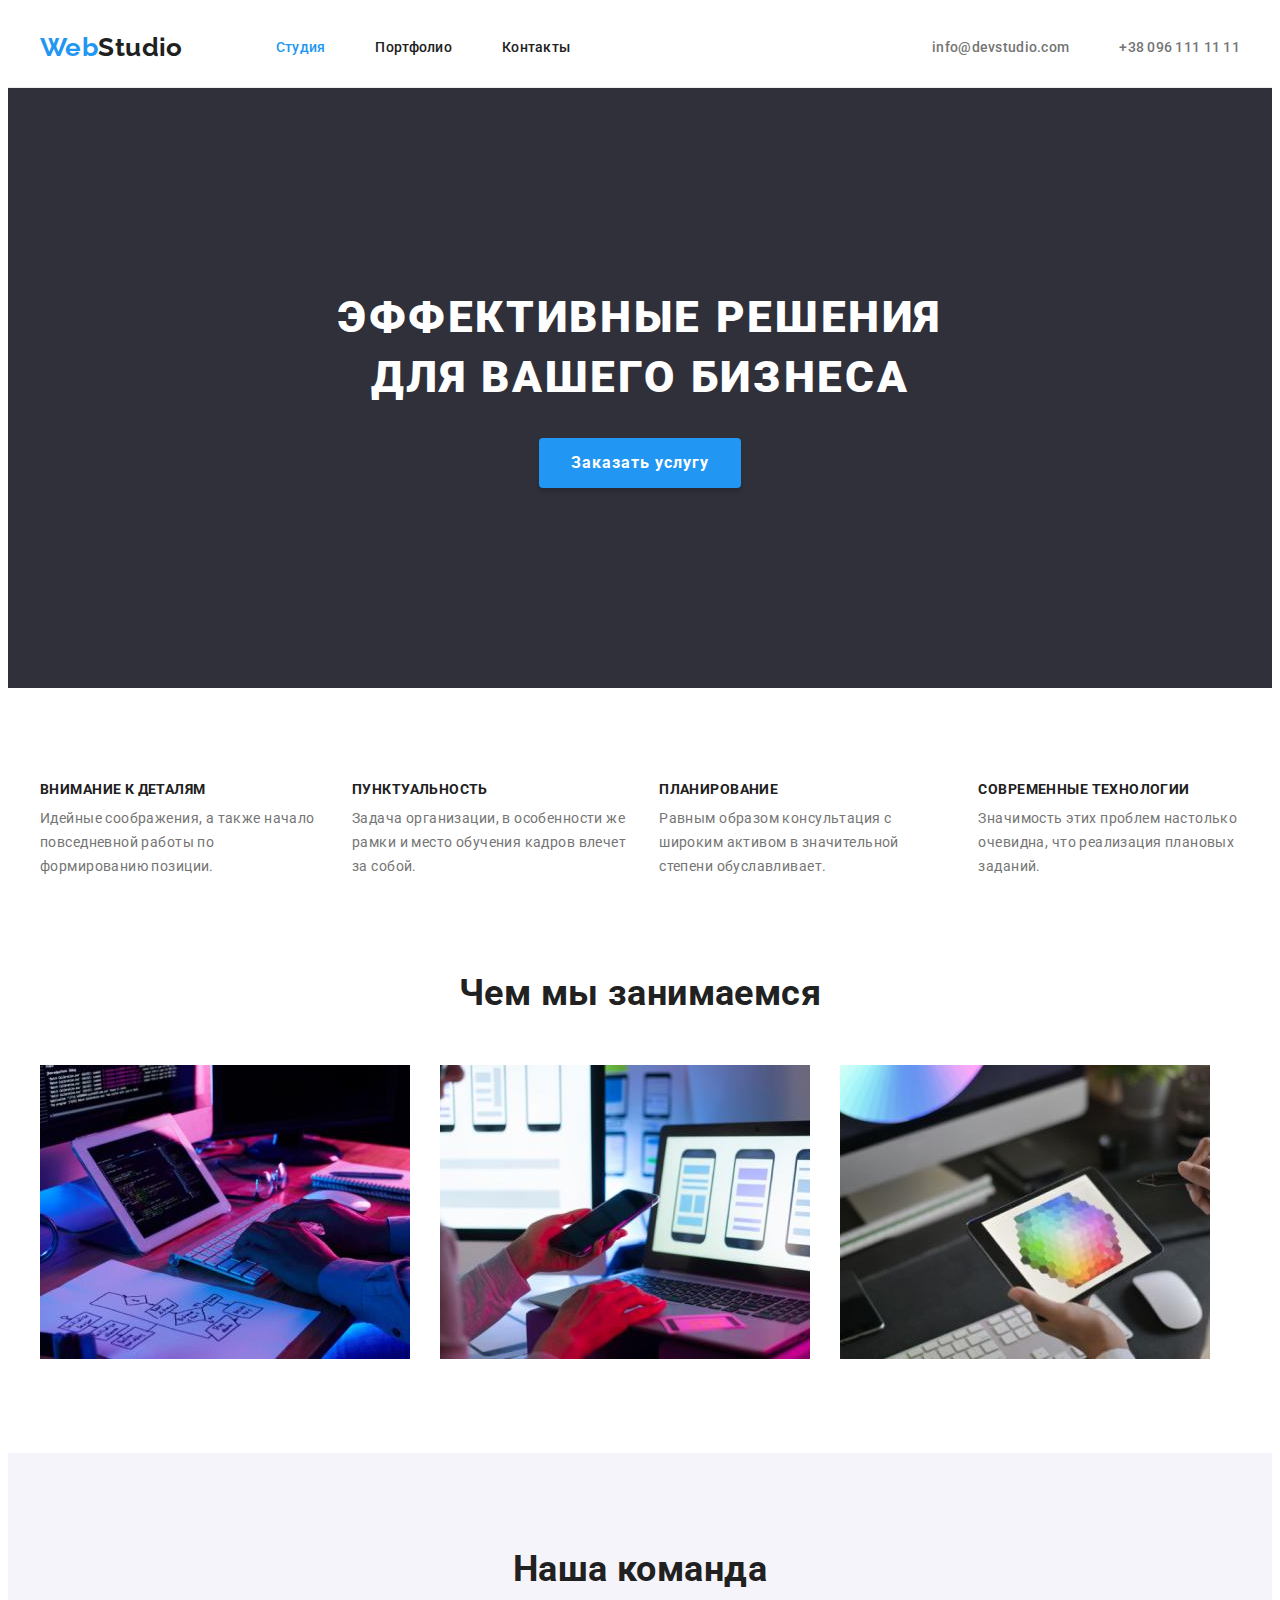
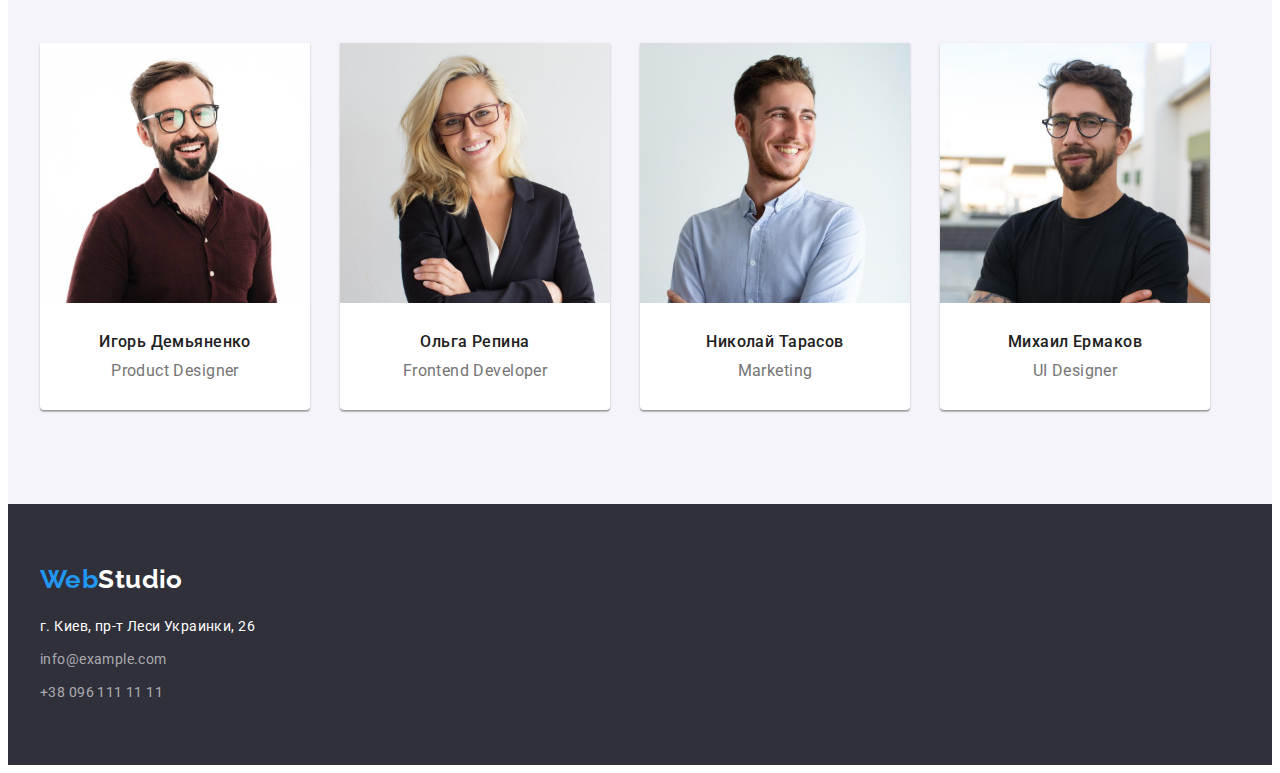
<file: index.html>
<!DOCTYPE html>
<html lang="ru">
<head>
    <meta charset="UTF-8">
    <meta http-equiv="X-UA-Compatible" content="IE=edge">
    <meta name="viewport" content="width=device-width, initial-scale=1.0">
    <title>Студия</title>
    <link rel="stylesheet" href="https://cdnjs.cloudflare.com/ajax/libs/modern-normalize/1.1.0/modern-normalize.min.css"
        integrity="sha512-wpPYUAdjBVSE4KJnH1VR1HeZfpl1ub8YT/NKx4PuQ5NmX2tKuGu6U/JRp5y+Y8XG2tV+wKQpNHVUX03MfMFn9Q=="
        crossorigin="anonymous" referrerpolicy="no-referrer" />
    <link rel="stylesheet" href="./css/styles.css" />
    <link rel="preconnect" href="https://fonts.googleapis.com" />
    <link rel="preconnect" href="https://fonts.gstatic.com" crossorigin />
    <link href="https://fonts.googleapis.com/css2?family=Raleway:wght@700&family=Roboto:wght@400;500;700;900&display=swap"
        rel="stylesheet" />
</head>
<body>
    <!--Шапка-->
   <header class="page-header">
    <div class="container">   
     <nav class="main-nav ">
        <a class="logo" href="./index.html"><span class="logo-accent">Web</span>Studio</a>
        <ul class="site-nav list">
            <li class="site-item"> <a href="./index.html" class="current site-nav-item">Студия</a></li>
            <li class="site-item"> <a href="./portfolio.html"  class="site-nav-item">Портфолио</a></li>
            <li class="site-item"> <a href=""  class="site-nav-item">Контакты</a></li>
        </ul>
      </nav>
        <ul class="contacts-nav list">
          <li class="contact-item"><a href="mailto:info@devstudio.com" class="contacts-nav-item">info@devstudio.com</a></li>
          <li class="contact-item"><a href="tel:+380961111111" class="contacts-nav-item"> +38 096 111 11 11</a></li>
        </ul>
    </div> 
   </header>
    <!--Главная часть-->
    <main>
        <section class="hero">
            <div class="container">
            <h1 class="hero-title">Эффективные решения для вашего бизнеса </h1>
            <button type="button" class="hero-btn">Заказать услугу</button>
            </div>
        </section>
    <section class="features">
       <div class="container">
        <h2 class="features-title visually-hidden">Преимущества</h2>
        <ul class="features-list list">
            <li class="features-list-item"> 
                <h3 class="features-list-title">Внимание к деталям</h3>
                <p class="features-list-subtitle">Идейные соображения, а также начало повседневной работы по формированию позиции.</p>
            </li>
            <li class="features-list-item"> 
                <h3 class="features-list-title">Пунктуальность</h3>
                <p class="features-list-subtitle">Задача организации, в особенности же рамки и место обучения кадров влечет за собой.</p>
            </li>
            <li class="features-list-item"> 
                <h3 class="features-list-title">Планирование</h3>
                <p class="features-list-subtitle">Равным образом консультация с широким активом в значительной степени обуславливает.</p>   
            </li>
            <li class="features-list-item"> 
                <h3 class="features-list-title">Современные технологии</h3>
                <p class="features-list-subtitle">Значимость этих проблем наcтолько очевидна, что реализация плановых заданий.</p>   
            </li>
        </ul>
       </div>
    </section>
    <section class="occupation">
        <div class="container">
        <h2 class="occupation-title">Чем мы занимаемся</h2>
        <ul class="occupation-list list">
            <li class="occupation-pic"> <img src="./images/разработка_сайтов.jpg" alt="Разработка сайтов" width="370"/></li>
            <li class="occupation-pic"> <img src="./images/разработка_приложений.jpg" alt="Разработка приложений" width="370"class="occupation-pic"> </li>
            <li class="occupation-pic"> <img src="./images/дизайн.jpg" alt="Дизайн сайтов" width="370" /> </li>
        </div>
    </section>
    <section class="team">
        <div class="container">
        <h2 class="team-title">Наша команда</h2>
        <ul class="team-list list">
            <li class="team-list-item"> 
                <img src="./images/игорь_демьяненко.jpg" alt="Игорь Демьяненко" width="270" class="team-list-pic" />
                <div class="team-desrip"><h3 class="team-list-title">Игорь Демьяненко</h3>
                <p class="team-list-subtitle" lang="en">Product Designer</p>
                </div>
            </li>
            <li class="team-list-item"> 
                <img src="./images/ольга_репина.jpg" alt="Ольга Репина" width="270" class="team-list-pic"/>
                <div class="team-desrip"><h3 class="team-list-title">Ольга Репина</h3>
                <p class="team-list-subtitle" lang="en">Frontend Developer</p>
                </div>
            </li>
            <li class="team-list-item"> 
                <img src="./images/николай_тарасов.jpg" alt="Николай Тарасов" width="270" class="team-list-pic" />
                <div class="team-desrip"><h3 class="team-list-title">Николай Тарасов</h3>
                <p class="team-list-subtitle" lang="en">Marketing</p>
                </div>
            </li>
            <li class="team-list-item"> 
                <img src="./images/михаил_ермаков.jpg" alt="Михаил Ермаков" width="270" class="team-list-pic" />
                <div class="team-desrip"><h3 class="team-list-title">Михаил Ермаков</h3>
                <p class="team-list-subtitle" lang="en">UI Designer</p>
            </div>
            </li>
        </ul>
        </div>
    </section>
    </main>
    <!--Футер-->
    
    <footer class="page-footer">
        <div class="container">
        <a href="./index.html" lang="en" class="footer-logo"><span class="logo-accent">Web</span>Studio</a>
        <address>
            <ul class="footer-list list">
                <li><a href="https://bit.ly/3pXMvUd" target="_blank" rel="noopener noreferrer" class="footer-adress">г.
                        Киев, пр-т
                        Леси Украинки, 26</a> </li>
                <li><a href="mailto:info@devstudio.com" class="footer-mail-link link">info@example.com</a> </li>
                <li><a href="tel:+380961111111" class="footer-phone-link">+38 096 111 11 11</a> </li>
            </ul>
        </address>
        </div>
    </footer>
</body>

</html>
</file>
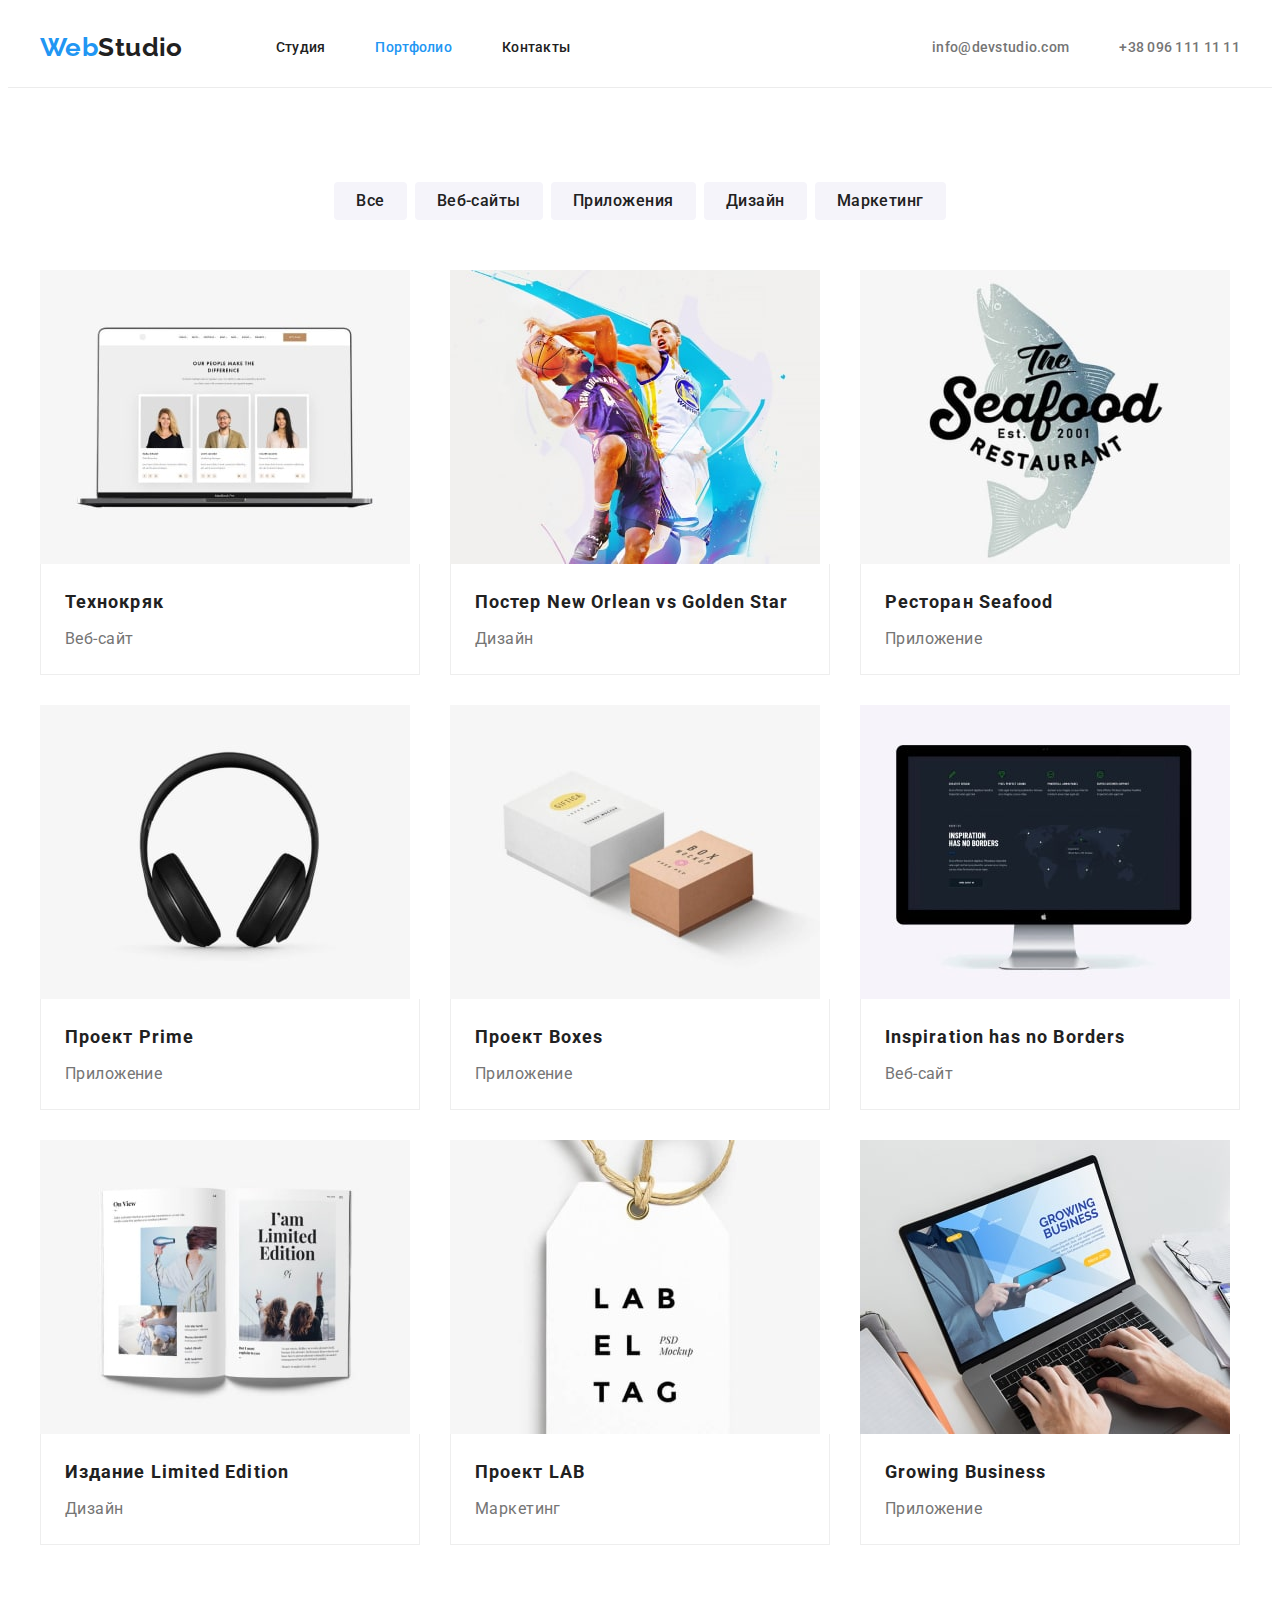
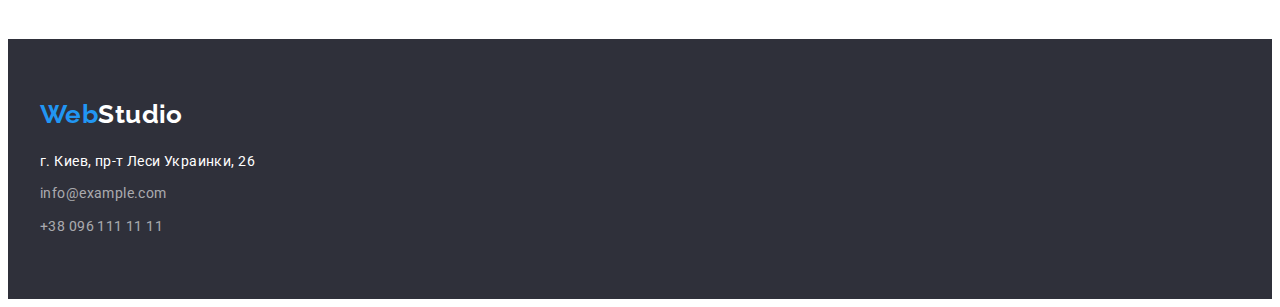
<file: portfolio.html>
<!DOCTYPE html>
<html lang="ru">
<head>
    <meta charset="UTF-8">
    <meta http-equiv="X-UA-Compatible" content="IE=edge">
    <meta name="viewport" content="width=device-width, initial-scale=1.0">
    <title>Портфолио</title>
    <link rel="stylesheet" href="https://cdnjs.cloudflare.com/ajax/libs/modern-normalize/1.1.0/modern-normalize.min.css"
        integrity="sha512-wpPYUAdjBVSE4KJnH1VR1HeZfpl1ub8YT/NKx4PuQ5NmX2tKuGu6U/JRp5y+Y8XG2tV+wKQpNHVUX03MfMFn9Q=="
        crossorigin="anonymous" referrerpolicy="no-referrer" />
    <link rel="stylesheet" href="./css/styles.css" />
    <link rel="preconnect" href="https://fonts.googleapis.com" />
    <link rel="preconnect" href="https://fonts.gstatic.com" crossorigin />
    <link href="https://fonts.googleapis.com/css2?family=Raleway:wght@700&family=Roboto:wght@400;500;700;900&display=swap"
        rel="stylesheet" />
</head>
<body>
    <!--Шапка-->
<header class="page-header">
    <div class="container">
        <nav class="main-nav ">
            <a class="logo" href="./index.html"><span class="logo-accent">Web</span>Studio</a>
            <ul class="site-nav list">
                <li class="site-item"> <a href="./index.html" class="site-nav-item">Студия</a></li>
                <li class="site-item"> <a href="./portfolio.html" class="current site-nav-item">Портфолио</a></li>
                <li class="site-item"> <a href="" class="site-nav-item">Контакты</a></li>
            </ul>
        </nav>
        <ul class="contacts-nav list">
            <li class="contact-item"><a href="mailto:info@devstudio.com"
                    class="contacts-nav-item">info@devstudio.com</a></li>
            <li class="contact-item"><a href="tel:+380961111111" class="contacts-nav-item"> +38 096 111 11 11</a></li>
        </ul>
    </div>
</header>
    <!--Главная часть-->
    <main class="portfolio-main">
         <section class="portfolio-section">
             <div class="container">
             <h1 class="portfolio-title visually-hidden">Наше Портфолио</h1>
            <ul class="portfolio-list list">
                <li class="portfolio-btn"> <button type="button" class="portfolio-list-item">Все</button></li>
                <li class="portfolio-btn"> <button type="button" class="portfolio-list-item">Веб-сайты</button></li>
                <li class="portfolio-btn"> <button type="button" class="portfolio-list-item">Приложения</button></li>
                <li class="portfolio-btn"> <button type="button" class="portfolio-list-item">Дизайн</button></li>
                <li class="portfolio-btn"> <button type="button" class="portfolio-list-item">Маркетинг</button></li>
            </ul>
            <ul class="examples-list list">
                <li class="examples-list-item"> 
                    <a href="" class="examples-link"><img src="./images/техно-кряк.jpg" alt="Веб-сайт техно-кряк" width="370"/>   
                    <div class="examples-descrip"><h2 class="examples-list-title">Технокряк</h2>
                    <p class="examples-list-subtitle ">Веб-сайт</p> </div>  </a>
                </li>
                <li class="examples-list-item"> 
                    <a href="" class="examples-link"><img src="./images/постер_баскетбол.jpg" alt="Дизайн постера" width="370"/> 
                    <div class="examples-descrip"><h2 class="examples-list-title">Постер New Orlean vs Golden Star</h2>
                    <p class="examples-list-subtitle ">Дизайн</p></div> </a>
                 </li>
                <li class="examples-list-item"> 
                    <a href="" class="examples-link"><img src="./images/ресторан.jpg" alt="Лого приложения для ресторана" width="370"/> 
                    <div class="examples-descrip"><h2 class="examples-list-title">Ресторан Seafood</h2>
                    <p class="examples-list-subtitle ">Приложение</p> </div> </a>
                </li>
                <li class="examples-list-item"> 
                    <a href="" class="examples-link"><img src="./images/проект.jpg" alt="Наушники" width="370"/> 
                    <div class="examples-descrip"><h2 class="examples-list-title">Проект Prime</h2>
                    <p class="examples-list-subtitle ">Приложение</p> </div> </a>
                </li>
                <li class="examples-list-item"> 
                    <a href="" class="examples-link"><img src="./images/проект_коробки.jpg" alt="Коробки" width="370"/> 
                    <div class="examples-descrip"><h2 class="examples-list-title">Проект Boxes</h2>
                    <p class="examples-list-subtitle ">Приложение</p> </div>  </a>
                </li>
                <li class="examples-list-item"> 
                    <a href="" class="examples-link"><img src="./images/вдохновению_нет_границ.jpg" alt="Сайт" width="370"/> 
                    <div class="examples-descrip"><h2 class="examples-list-title" lang="en">Inspiration has no Borders</h2>
                    <p class="examples-list-subtitle ">Веб-сайт</p> </div> </a>
                </li>
                <li class="examples-list-item"> 
                    <a href="" class="examples-link"><img src="./images/издание.jpg" alt="Пример дизайна для журнала" width="370"/> 
                    <div class="examples-descrip"><h2 class="examples-list-title">Издание Limited Edition</h2>
                    <p class="examples-list-subtitle">Дизайн</p> </div> </a>
                 </li>
                <li class="examples-list-item"> 
                    <a href="" class="examples-link"><img src="./images/проект_лаб.jpg" alt="Бирка с текстом" width="370"/> 
                    <div class="examples-descrip"><h2 class="examples-list-title">Проект LAB</h2>
                    <p class="examples-list-subtitle ">Маркетинг</p> </div> </a>
                </li>
                <li class="examples-list-item"> 
                    <a href="" class="examples-link"><img src="./images/растущий_бизнес.jpg" alt="Приложение для проекта" width="370"/> 
                    <div class="examples-descrip"><h2 class="examples-list-title" lang="en">Growing Business</h2>
                    <p class="examples-list-subtitle ">Приложение</p> </div> </a>
                </li>
            </ul>
             </div>
         </section>


    </main>
    <!--Футер-->
    <footer class="page-footer">
     <div class="container">
        <a href="./index.html" lang="en" class="footer-logo"><span class="logo-accent">Web</span>Studio</a>
        <address>
            <ul class="footer-list list">
                <li><a href="https://bit.ly/3pXMvUd" target="_blank" rel="noopener noreferrer" class="footer-adress">г.
                        Киев, пр-т
                        Леси Украинки, 26</a> </li>
                <li><a href="mailto:info@devstudio.com" class="footer-mail-link link">info@example.com</a> </li>
                <li><a href="tel:+380961111111" class="footer-phone-link">+38 096 111 11 11</a> </li>
            </ul>
        </address>
     </div>
   </footer>

</body>
</html>
</file>
<file: css/styles.css>
/* основной цвет #FFFFFF*/
/* цвет футера и героя #2F303A */
/* цвет черного текста #212121*/
/* цвет акцента #2196F3*/
/* цвет фона #E5E5E5*/
/* вторичный цвет фона #F5F4FA*/
/* вторичный цвет текста #757575*/
/* цвет ссылок в футере rgba(255, 255, 255, 0.6) */

:root {
    --main-text-color: #212121;
    --secondary-text-color: #757575;
    --main-color: #FFFFFF;
    --main-background-color: #E5E5E5;
    --secondary-background-color: #F5F4FA;
    --accent-color: #2196F3;
    --links-color: rgba(255, 255, 255, 0.6);
    --footer-color: #2F303A;
}

p, h1, h2, h3, h4, h5, h6 {
    margin: 0;
}
button {
    cursor: pointer;
}
img {
    display: block;
    max-width: 100%;
    height: auto;
}
address {
    font-style: normal;
}
.link {
    text-decoration: none;
    color: inherit;
}
.container {
    width: 1200px;
    margin: 0 auto;
    padding-left: 15px;
    padding-right: 15px;

}

body {
    background-color: var(--main-color);
    color: var(--main-text-color); 

    font-family: Roboto, sans-serif;
    font-size: 14px;
    letter-spacing: 0.03em;
}
.list {
    list-style: none;
    margin: 0;
    padding-left: 0;
}

/*------------------------------header-------------------------------------*/
.page-header {
    padding-top: 24px;
    padding-bottom: 24px;
    border-bottom: 1px solid #ECECEC;
}
.page-header .container {
    display: flex;
    align-items: center;
}
.main-nav {
    display: flex;
    align-items: center;
}
.logo {
    display: inline-block;
    margin-right: 93px;
    color: var(--main-text-color);
    font-family: 'Raleway', sans-serif;
    font-weight: 700;
    font-size: 26px;
    line-height: 1.19;  
    text-decoration: none;
}

.logo-accent {
    color: var(--accent-color);
}
.site-nav {
    display: flex;
}
.site-item:not(:last-child) {
    margin-right: 50px;
}
.site-nav-item {
    padding-top: 30px;
    padding-bottom: 30px;
    color: var(--main-text-color);
    font-weight: 500;
    line-height: 1.14;
    letter-spacing: 0.02em;
    text-decoration: none;
 }
.site-nav-item:hover,
.site-nav-item:focus {
    color: var(--accent-color);
}
.contacts-nav {
    display: flex;
    margin-left: auto;
}
.contact-item:not(:last-child) {
    margin-right: 50px;
}
.contacts-nav-item {
    padding-top: 30px;
    padding-bottom: 30px;
    color: var(--secondary-text-color);
    font-weight: 500;
    line-height: 1.14;
    letter-spacing: 0.02em;
    text-decoration: none;
}
.contacts-nav-item:hover,
.contacts-nav-item:focus {
    color: var(--accent-color);
}
/*------------------------------main-------------------------------------*/
.hero { 
    background-color: var(--footer-color);
    padding-top: 200px;
    padding-bottom: 200px;
    text-align: center;  
    
}

.hero-title {
    width: 696px;
    margin-top: 0;
    margin-right: auto;
    margin-left: auto;
    color: var(--main-color);
    font-weight: 900;
    font-size: 44px;
    line-height: 1.36;
    text-align: center;
    letter-spacing: 0.06em;
    text-transform: uppercase;
    margin-bottom: 30px;
}
.hero-btn { 
    padding: 10px 32px;
    display: inline-block;

    color: var(--main-color);
    background-color: var(--accent-color);
    cursor: pointer;
    font-family: inherit;
    font-weight: 700;
    font-size: 16px;
    line-height: 1.87;
    letter-spacing: 0.06em;
    box-shadow: 0px 4px 4px rgba(0, 0, 0, 0.15);
    border-radius: 4px;
    border: none;
}
.hero-btn:hover,
.hero-btn:focus {
    background-color: var(--accent-color);
}
/*------------------------------features-------------------------------------*/
.features {
    padding-top: 94px;
}
.features-list {
    display: flex;
}
.features-list-item:not(:first-child) {
    margin-left: 30px;
}
.features-list-title {
    font-size: 14px;
    margin-bottom: 10px;
    font-weight: 700;
    line-height: 1.14;
    text-transform: uppercase;
} 
.features-list-subtitle {
    color: var(--secondary-text-color);
    line-height: 1.71;
}
/*------------------------------occupation-------------------------------------*/
.occupation {
   padding-top: 94px;
   padding-bottom: 94px;
}
.occupation-list {
    display: flex;
}
.occupation-title {
    margin-bottom: 50px;
    font-weight: 700;
    font-size: 36px;
    line-height: 1.16;
    text-align: center;
}
.occupation-pic:not(:first-child) {
 margin-left: 30px;
}
/*------------------------------team-------------------------------------*/
.team {
    padding-top: 94px;
    padding-bottom: 94px;
    background-color: var(--secondary-background-color);
}
.team-title {
    margin-bottom: 50px;
    font-weight: 700;
    font-size: 36px;
    line-height: 1.27;
    text-align: center;
}
.team-list {
    display: flex;
}
.team-list-item {
    background: var(--main-color);
    box-shadow: 0px 1px 3px rgba(0, 0, 0, 0.12), 0px 1px 1px rgba(0, 0, 0, 0.14), 0px 2px 1px rgba(0, 0, 0, 0.2);
    border-radius: 0px 0px 4px 4px;
}
.team-list-item:not(:first-child) {
  margin-left: 30px;
}
.team-desrip {
    padding: 30px 0px;
}
.team-list-title {
    margin-bottom: 10px;
    font-weight: 500;
    font-size: 16px;
    line-height: 1.18;
    text-align: center;
}
.team-list-subtitle {
    color: var(--secondary-text-color);
    font-size: 16px;
    line-height: 1.18;
    text-align: center;
}

/*------------------------------footer-------------------------------------*/
.page-footer {
    padding-top: 60px;
    padding-bottom: 60px;
    background-color: var(--footer-color);
}
.footer-logo {
    display: inline-block;
    margin-bottom: 20px;
    color: var(--main-color);
    text-decoration: none;
    font-family: 'Raleway';
    font-weight: 700;
    font-size: 26px;
    line-height: 1.19;
}
.footer-logo-accent {
    color: var(--accent-color);
}
.footer-adress {
    display: inline-block;
    margin-bottom: 9px;
    color: var(--main-color);
    font-style: normal;
    line-height: 1.71;
    text-decoration: none;
}

.footer-adress:hover,
.footer-adress:focus {
    color: var(--accent-color);

}
.footer-mail-link {
    display: inline-block;
    margin-bottom: 9px;
    color: var(--links-color);
    font-style: normal;
    line-height: 1.71;
    text-decoration: none;
}
.footer-mail-link:hover,
.footer-mail-link:focus{
    color: var(--accent-color);
}
.footer-phone-link {
    display: inline-block;
    color: var(--links-color);
    font-style: normal;
    line-height: 1.71;
    text-decoration: none;
}
.footer-phone-link:hover,
.footer-phone-link:focus {
    color: var(--accent-color);
}

/*------------------------------portfolio-------------------------------------*/
.portfolio-section {
    padding-top: 94px;
    padding-bottom: 94px;
}
.portfolio-list{
    display: flex;
    justify-content: center;
    margin-bottom: 50px;
}
.portfolio-btn:not(:last-child){
   margin-right: 8px;
}
.portfolio-list-item {
    display: inline-block;
    padding: 6px 22px;
    color: var(--main-text-color);
    background-color: var(--secondary-background-color);
    cursor: pointer;
    font-family: inherit;
    font-weight: 500;
    font-size: 16px;
    line-height: 1.62;
    text-align: center;
    border-radius: 4px;
    border: none;
    letter-spacing: 0.03em;
}
.portfolio-list-item:hover,
.portfolio-list-item:focus {
    color: var(--main-color);
    background-color: var(--accent-color);
}

.examples-list {
    display: flex;
    flex-wrap: wrap;
    margin-left: -30px;
    margin-top: -30px;
    text-decoration: none;
}

.examples-list-item {
    flex-basis: calc( 100% / 3 - 30px);
    margin-left: 30px;
    margin-top: 30px;
}
.examples-link {
    text-decoration: none;
}
.examples-descrip {
    background: #FFFFFF;
    border-bottom: 1px solid #EEEEEE;
    border-left: 1px solid #EEEEEE;
    border-right: 1px solid #EEEEEE;
    padding: 20px 24px;
}

.examples-list-title {
    margin-bottom: 4px;
    color: var(--main-text-color);
    text-decoration: none;
    font-weight: 700;
    font-size: 18px;
    line-height: 2;
    letter-spacing: 0.06em;
    

}
.examples-list-subtitle {
    color: var(--secondary-text-color);
    text-decoration: none;
    font-size: 16px;
    line-height: 1.87;
    
    
}
.current {
    color: var(--accent-color);
}
.visually-hidden {
    position: absolute;
    white-space: nowrap;
    width: 1px;
    height: 1px;
    overflow: hidden;
    border: 0;
    padding: 0;
    clip: rect(0 0 0 0);
    clip-path: inset(50%);
    margin: -1px;
}
</file>
